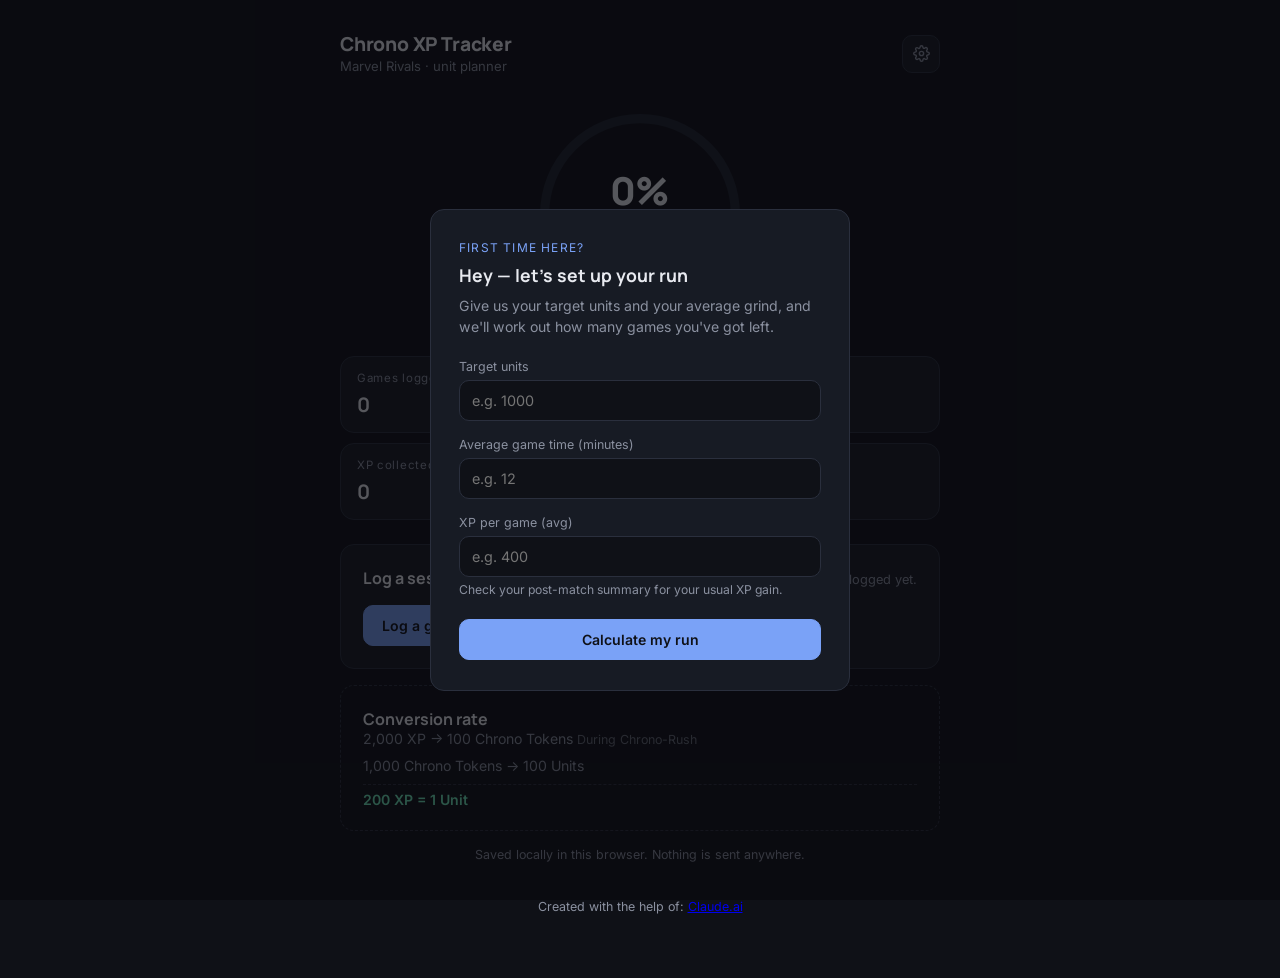
<file: index.html>
<!DOCTYPE html>
<html lang="en">
<head>
<meta charset="UTF-8">
<meta name="viewport" content="width=device-width, initial-scale=1.0">
<title>Chrono XP Tracker</title>
<link rel="preconnect" href="https://fonts.googleapis.com">
<link rel="preconnect" href="https://fonts.gstatic.com" crossorigin>
<link href="https://fonts.googleapis.com/css2?family=Manrope:wght@400;500;600;700;800&family=Inter:wght@400;500;600&display=swap" rel="stylesheet">
<link rel="stylesheet" href="style.css">
<link rel="icon" href="https://raw.githubusercontent.com/Rensoraa/marvel/refs/heads/main/favicon.ico" type="image/x-icon">
</head>
<body>

<div class="page">

  <header class="site-header">
    <div class="brand">
      <span class="brand-title">Chrono XP Tracker</span>
      <span class="brand-sub">Marvel Rivals &middot; unit planner</span>
    </div>
    <button class="icon-btn" id="settingsBtn" aria-label="Edit your numbers" title="Edit your numbers">
      <svg viewBox="0 0 24 24" fill="none" stroke="currentColor" stroke-width="2" stroke-linecap="round" stroke-linejoin="round">
        <circle cx="12" cy="12" r="3"></circle>
        <path d="M19.4 15a1.65 1.65 0 0 0 .33 1.82l.06.06a2 2 0 1 1-2.83 2.83l-.06-.06a1.65 1.65 0 0 0-1.82-.33 1.65 1.65 0 0 0-1 1.51V21a2 2 0 1 1-4 0v-.09A1.65 1.65 0 0 0 9 19.4a1.65 1.65 0 0 0-1.82.33l-.06.06a2 2 0 1 1-2.83-2.83l.06-.06A1.65 1.65 0 0 0 4.6 15a1.65 1.65 0 0 0-1.51-1H3a2 2 0 1 1 0-4h.09A1.65 1.65 0 0 0 4.6 9a1.65 1.65 0 0 0-.33-1.82l-.06-.06A2 2 0 1 1 7.04 4.29l.06.06A1.65 1.65 0 0 0 9 4.6a1.65 1.65 0 0 0 1-1.51V3a2 2 0 1 1 4 0v.09a1.65 1.65 0 0 0 1 1.51 1.65 1.65 0 0 0 1.82-.33l.06-.06a2 2 0 1 1 2.83 2.83l-.06.06A1.65 1.65 0 0 0 19.4 9a1.65 1.65 0 0 0 1.51 1H21a2 2 0 1 1 0 4h-.09a1.65 1.65 0 0 0-1.51 1z"></path>
      </svg>
    </button>
  </header>

  <section class="hero">
    <div class="ring-wrap">
      <svg viewBox="0 0 240 240">
        <defs>
          <linearGradient id="ringGradient" x1="0%" y1="0%" x2="100%" y2="100%">
            <stop offset="0%" stop-color="#7aa2f7"/>
            <stop offset="100%" stop-color="#6ee7b7"/>
          </linearGradient>
        </defs>
        <circle class="ring-track" cx="120" cy="120" r="104"></circle>
        <circle class="ring-progress" id="ringProgress" cx="120" cy="120" r="104"></circle>
      </svg>
      <div class="ring-center">
        <span class="ring-pct" id="pctValue">0%</span>
        <span class="ring-label">to target</span>
        <span class="ring-units" id="unitsReadout">0 / 0 units</span>
      </div>
    </div>
  </section>

  <section class="stats-grid">
    <div class="stat">
      <span class="stat-label">Games logged</span>
      <span class="stat-value" id="statGamesLogged">0</span>
    </div>
    <div class="stat">
      <span class="stat-label">Games left</span>
      <span class="stat-value" id="statGamesToGo">0</span>
    </div>
    <div class="stat">
      <span class="stat-label">Time left</span>
      <span class="stat-value" id="statTimeRemaining">0</span>
    </div>
    <div class="stat">
      <span class="stat-label">XP collected</span>
      <span class="stat-value" id="statXp">0</span>
    </div>
    <div class="stat">
      <span class="stat-label">Chrono tokens</span>
      <span class="stat-value stat-value--accent" id="statTokens">0</span>
    </div>
    <div class="stat">
      <span class="stat-label">XP / game</span>
      <span class="stat-value" id="statXpPerGame">0</span>
    </div>
  </section>

  <section class="panel">
    <div class="panel-head">
      <h2>Log a session</h2>
      <p id="historyNote">No games logged yet.</p>
    </div>

    <div class="btn-row">
      <button class="btn btn-primary" id="logGameBtn">Log a game</button>
      <button class="btn btn-ghost" id="customToggle">Custom XP</button>
      <button class="btn btn-ghost" id="undoBtn" disabled>Undo last</button>
    </div>

    <div class="custom-row hidden" id="customRow">
      <input type="number" id="customXpInput" placeholder="XP earned this game" min="0">
      <button class="btn btn-primary" id="customSubmit">Add</button>
    </div>
  </section>

  <section class="panel panel--quiet">
    <h2>Conversion rate</h2>
    <p class="exchange-line">2,000 XP &rarr; 100 Chrono Tokens <span class="exchange-note">During Chrono-Rush</span></p>
    <p class="exchange-line">1,000 Chrono Tokens &rarr; 100 Units</p>
    <p class="exchange-line exchange-line--total">200 XP = 1 Unit</p>
  </section>

  <footer class="site-footer">
    Saved locally in this browser. Nothing is sent anywhere.<div style="height: 3em;"></div>Created with the help of: <a href="https://claude.ai/new" target="_blank" rel="noopener">Claude.ai</a>
  </footer>

</div>

<!-- Setup / settings modal -->
<div class="modal-overlay hidden" id="modalOverlay">
  <div class="modal">
    <p class="modal-tag" id="modalTag">First time here?</p>
    <h2 id="modalTitle">Hey - let's set up your run</h2>
    <p class="modal-lead" id="modalLead">
      Give us your target units and your average grind, and we'll work out how many games you've got left.
    </p>

    <form id="setupForm">
      <div class="field">
        <label for="targetUnits">Target units</label>
        <input type="number" id="targetUnits" min="1" step="1" placeholder="e.g. 1000" required>
        <p class="error-msg" id="errUnits">Enter a number greater than 0.</p>
      </div>
      <div class="field">
        <label for="avgGameTime">Average game time (minutes)</label>
        <input type="number" id="avgGameTime" min="1" step="0.5" placeholder="e.g. 12" required>
        <p class="error-msg" id="errTime">Enter a number greater than 0.</p>
      </div>
      <div class="field">
        <label for="xpPerGame">XP per game (avg)</label>
        <input type="number" id="xpPerGame" min="1" step="1" placeholder="e.g. 400" required>
        <p class="field-hint">Check your post-match summary for your usual XP gain.</p>
        <p class="error-msg" id="errXp">Enter a number greater than 0.</p>
      </div>

      <div class="modal-actions">
        <button type="button" class="btn btn-ghost hidden" id="cancelSetup">Cancel</button>
        <button type="submit" class="btn btn-primary" id="submitSetup">Calculate my run</button>
      </div>
    </form>
  </div>
</div>

<script src="script.js"></script>
</body>
</html>
</file>
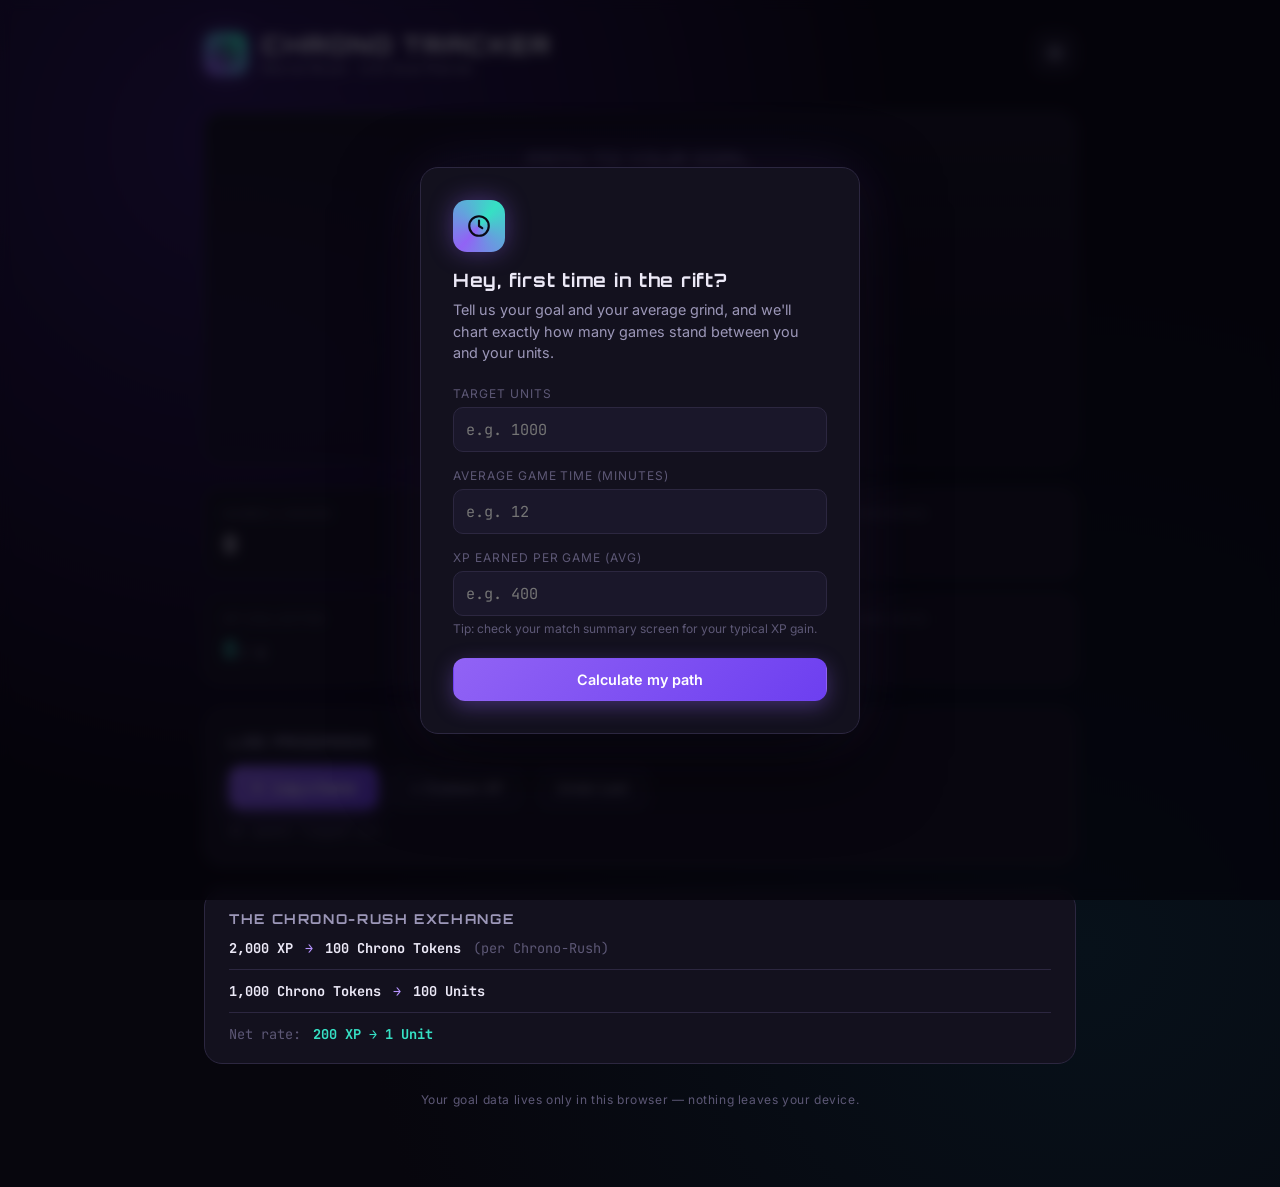
<file: chrono-tracker.html>
<!DOCTYPE html>
<html lang="en">
<head>
<meta charset="UTF-8">
<meta name="viewport" content="width=device-width, initial-scale=1.0">
<title>Chrono Tracker</title>
<link rel="preconnect" href="https://fonts.googleapis.com">
<link rel="preconnect" href="https://fonts.gstatic.com" crossorigin>
<link href="https://fonts.googleapis.com/css2?family=Orbitron:wght@500;700;800;900&family=Inter:wght@400;500;600;700&family=JetBrains+Mono:wght@400;500;600&display=swap" rel="stylesheet">
<style>
  :root{
    --bg: #07060d;
    --bg-glow-a: #2a1458;
    --bg-glow-b: #07111a;
    --surface: #13111e;
    --surface-2: #1a172a;
    --border: #2c2740;
    --purple: #9163f5;
    --purple-bright: #b794ff;
    --teal: #36e0c4;
    --gold: #ffc55c;
    --text: #ece9f7;
    --text-dim: #9c97b8;
    --text-mute: #5d5876;
    --radius: 18px;
  }

  *{ box-sizing: border-box; }

  html, body{
    margin:0;
    padding:0;
    min-height:100vh;
  }

  body{
    font-family:'Inter', sans-serif;
    color: var(--text);
    background:
      radial-gradient(circle at 18% 12%, var(--bg-glow-a) 0%, transparent 45%),
      radial-gradient(circle at 85% 80%, var(--bg-glow-b) 0%, transparent 50%),
      var(--bg);
    min-height: 100vh;
    -webkit-font-smoothing: antialiased;
    overflow-x: hidden;
  }

  /* faint star field */
  body::before{
    content:'';
    position: fixed;
    inset: 0;
    pointer-events: none;
    background-image:
      radial-gradient(1px 1px at 20% 30%, rgba(255,255,255,0.35) 0, transparent 60%),
      radial-gradient(1px 1px at 70% 65%, rgba(255,255,255,0.25) 0, transparent 60%),
      radial-gradient(1.5px 1.5px at 85% 20%, rgba(255,255,255,0.2) 0, transparent 60%),
      radial-gradient(1px 1px at 45% 80%, rgba(255,255,255,0.3) 0, transparent 60%),
      radial-gradient(1px 1px at 10% 90%, rgba(255,255,255,0.2) 0, transparent 60%);
    background-size: 100% 100%;
    opacity: 0.6;
    z-index: 0;
  }

  .page{
    position: relative;
    z-index: 1;
    max-width: 920px;
    margin: 0 auto;
    padding: 32px 24px 80px;
  }

  /* ---------- HEADER ---------- */
  header.top{
    display:flex;
    align-items:flex-start;
    justify-content: space-between;
    gap: 16px;
    margin-bottom: 36px;
    animation: fadeDown 0.7s ease both;
  }

  .brand{
    display:flex;
    align-items:center;
    gap: 14px;
  }

  .brand-mark{
    width: 44px;
    height: 44px;
    border-radius: 12px;
    background: conic-gradient(from 220deg, var(--purple), var(--teal), var(--purple));
    display:flex;
    align-items:center;
    justify-content:center;
    box-shadow: 0 0 24px rgba(145, 99, 245, 0.45);
    flex-shrink: 0;
  }
  .brand-mark svg{ width:24px; height:24px; }

  .brand h1{
    font-family:'Orbitron', sans-serif;
    font-weight: 800;
    font-size: 1.5rem;
    letter-spacing: 0.08em;
    margin: 0;
    line-height: 1.1;
  }
  .brand p{
    margin: 2px 0 0;
    font-size: 0.8rem;
    color: var(--text-dim);
    letter-spacing: 0.03em;
  }

  .icon-btn{
    width: 42px;
    height: 42px;
    border-radius: 12px;
    border: 1px solid var(--border);
    background: var(--surface);
    color: var(--text-dim);
    display:flex;
    align-items:center;
    justify-content:center;
    cursor:pointer;
    transition: all 0.18s ease;
    flex-shrink:0;
  }
  .icon-btn:hover{
    color: var(--purple-bright);
    border-color: var(--purple);
    box-shadow: 0 0 0 4px rgba(145,99,245,0.08);
  }
  .icon-btn svg{ width:18px; height:18px; }

  /* ---------- HERO / RING ---------- */
  .hero{
    background: linear-gradient(180deg, var(--surface) 0%, rgba(19,17,30,0.4) 100%);
    border: 1px solid var(--border);
    border-radius: var(--radius);
    padding: 36px 28px;
    display:flex;
    flex-direction: column;
    align-items:center;
    gap: 18px;
    text-align:center;
    margin-bottom: 24px;
    animation: fadeUp 0.7s ease both;
    animation-delay: 0.05s;
  }

  .ring-wrap{
    position: relative;
    width: 240px;
    height: 240px;
  }

  .ring-wrap svg{ width:100%; height:100%; transform: rotate(-90deg); }

  .ring-track{
    fill:none;
    stroke: var(--surface-2);
    stroke-width: 10;
  }
  .ring-progress{
    fill:none;
    stroke: url(#ringGradient);
    stroke-width: 10;
    stroke-linecap: round;
    transition: stroke-dashoffset 0.8s cubic-bezier(.22,1,.36,1);
    filter: drop-shadow(0 0 8px rgba(145,99,245,0.5));
  }
  .tick{
    stroke: var(--text-mute);
    stroke-width: 1;
    opacity: 0.5;
  }
  .tick.major{ stroke: var(--text-dim); opacity: 0.8; }

  .ring-center{
    position:absolute;
    inset:0;
    display:flex;
    flex-direction:column;
    align-items:center;
    justify-content:center;
  }
  .ring-center .pct{
    font-family:'Orbitron', sans-serif;
    font-weight: 800;
    font-size: 2.6rem;
    line-height: 1;
    background: linear-gradient(135deg, var(--purple-bright), var(--teal));
    -webkit-background-clip: text;
    background-clip: text;
    color: transparent;
  }
  .ring-center .pct-label{
    margin-top: 6px;
    font-size: 0.7rem;
    letter-spacing: 0.18em;
    color: var(--text-dim);
    text-transform: uppercase;
  }
  .ring-center .units-readout{
    margin-top: 14px;
    font-family:'JetBrains Mono', monospace;
    font-size: 0.85rem;
    color: var(--text);
  }
  .ring-center .units-readout span{ color: var(--text-mute); }

  .hero-title{
    font-family:'Orbitron', sans-serif;
    font-size: 1rem;
    letter-spacing: 0.12em;
    color: var(--text-dim);
    text-transform: uppercase;
    margin: 0;
  }

  /* ---------- STATS GRID ---------- */
  .grid{
    display:grid;
    grid-template-columns: repeat(3, 1fr);
    gap: 14px;
    margin-bottom: 24px;
  }
  @media (max-width: 720px){
    .grid{ grid-template-columns: repeat(2, 1fr); }
  }
  @media (max-width: 460px){
    .grid{ grid-template-columns: 1fr; }
  }

  .stat{
    background: var(--surface);
    border: 1px solid var(--border);
    border-radius: 14px;
    padding: 18px;
    animation: fadeUp 0.6s ease both;
  }
  .stat:nth-child(1){ animation-delay: 0.08s; }
  .stat:nth-child(2){ animation-delay: 0.12s; }
  .stat:nth-child(3){ animation-delay: 0.16s; }
  .stat:nth-child(4){ animation-delay: 0.20s; }
  .stat:nth-child(5){ animation-delay: 0.24s; }
  .stat:nth-child(6){ animation-delay: 0.28s; }

  .stat .label{
    font-size: 0.72rem;
    letter-spacing: 0.12em;
    text-transform: uppercase;
    color: var(--text-mute);
    margin-bottom: 8px;
  }
  .stat .value{
    font-family:'JetBrains Mono', monospace;
    font-size: 1.5rem;
    font-weight: 600;
    color: var(--text);
  }
  .stat .value .unit{
    font-size: 0.85rem;
    color: var(--text-dim);
    font-weight: 400;
    margin-left: 4px;
  }
  .stat.accent .value{ color: var(--teal); }
  .stat.gold .value{ color: var(--gold); }

  /* ---------- LOG PANEL ---------- */
  .panel{
    background: var(--surface);
    border: 1px solid var(--border);
    border-radius: var(--radius);
    padding: 24px;
    margin-bottom: 24px;
    animation: fadeUp 0.6s ease both;
    animation-delay: 0.3s;
  }
  .panel h2{
    font-family:'Orbitron', sans-serif;
    font-size: 0.85rem;
    letter-spacing: 0.12em;
    text-transform: uppercase;
    color: var(--text-dim);
    margin: 0 0 16px;
  }
  .actions{
    display:flex;
    flex-wrap: wrap;
    gap: 12px;
  }

  .btn{
    font-family: 'Inter', sans-serif;
    font-weight: 600;
    font-size: 0.9rem;
    border-radius: 12px;
    border: 1px solid transparent;
    padding: 12px 20px;
    cursor: pointer;
    transition: all 0.18s ease;
    display:inline-flex;
    align-items:center;
    gap: 8px;
  }
  .btn-primary{
    background: linear-gradient(135deg, var(--purple), #6d3ff0);
    color: #fff;
    box-shadow: 0 6px 20px rgba(145,99,245,0.35);
  }
  .btn-primary:hover{ transform: translateY(-1px); box-shadow: 0 8px 24px rgba(145,99,245,0.5); }
  .btn-ghost{
    background: var(--surface-2);
    color: var(--text-dim);
    border-color: var(--border);
  }
  .btn-ghost:hover{ color: var(--text); border-color: var(--purple); }
  .btn-text{
    background: transparent;
    color: var(--text-mute);
    padding: 12px 4px;
  }
  .btn-text:hover{ color: var(--purple-bright); }
  .btn:disabled{ opacity:0.4; cursor:not-allowed; transform:none !important; box-shadow:none !important; }

  .custom-row{
    display:flex;
    gap: 10px;
    margin-top: 14px;
    max-width: 360px;
  }
  .custom-row input{
    flex: 1;
  }
  .hidden{ display:none !important; }

  .history-note{
    margin-top: 14px;
    font-size: 0.8rem;
    color: var(--text-mute);
    font-family:'JetBrains Mono', monospace;
  }

  /* ---------- EXCHANGE INFO ---------- */
  .exchange{
    background: var(--surface);
    border: 1px solid var(--border);
    border-radius: var(--radius);
    padding: 20px 24px;
    animation: fadeUp 0.6s ease both;
    animation-delay: 0.36s;
  }
  .exchange h2{
    font-family:'Orbitron', sans-serif;
    font-size: 0.85rem;
    letter-spacing: 0.12em;
    text-transform: uppercase;
    color: var(--text-dim);
    margin: 0 0 12px;
  }
  .exchange-row{
    display:flex;
    align-items:center;
    gap: 12px;
    font-family:'JetBrains Mono', monospace;
    font-size: 0.85rem;
    color: var(--text-dim);
    flex-wrap: wrap;
  }
  .exchange-row b{ color: var(--text); }
  .exchange-row .arrow{ color: var(--purple-bright); }
  .exchange-divider{
    width: 100%;
    height: 1px;
    background: var(--border);
    margin: 12px 0;
  }

  /* ---------- MODAL ---------- */
  .modal-overlay{
    position: fixed;
    inset: 0;
    background: rgba(5,4,10,0.72);
    backdrop-filter: blur(6px);
    display:flex;
    align-items:center;
    justify-content:center;
    z-index: 50;
    padding: 20px;
    animation: fadeIn 0.25s ease both;
  }
  .modal{
    background: var(--surface);
    border: 1px solid var(--border);
    border-radius: var(--radius);
    padding: 32px;
    max-width: 440px;
    width: 100%;
    box-shadow: 0 30px 80px rgba(0,0,0,0.6), 0 0 60px rgba(145,99,245,0.12);
    animation: popIn 0.35s cubic-bezier(.22,1,.36,1) both;
  }
  .modal-icon{
    width: 52px;
    height: 52px;
    border-radius: 14px;
    background: conic-gradient(from 220deg, var(--purple), var(--teal), var(--purple));
    display:flex;
    align-items:center;
    justify-content:center;
    margin-bottom: 16px;
    box-shadow: 0 0 24px rgba(145, 99, 245, 0.4);
  }
  .modal-icon svg{ width:26px; height:26px; }
  .modal h2{
    font-family:'Orbitron', sans-serif;
    font-size: 1.15rem;
    letter-spacing: 0.04em;
    margin: 0 0 8px;
  }
  .modal p.lead{
    color: var(--text-dim);
    font-size: 0.9rem;
    line-height: 1.5;
    margin: 0 0 22px;
  }

  .field{ margin-bottom: 16px; }
  .field label{
    display:block;
    font-size: 0.75rem;
    letter-spacing: 0.08em;
    text-transform: uppercase;
    color: var(--text-mute);
    margin-bottom: 6px;
  }
  .field .hint{
    font-size: 0.75rem;
    color: var(--text-mute);
    margin-top: 5px;
  }

  input[type="number"]{
    width: 100%;
    background: var(--surface-2);
    border: 1px solid var(--border);
    border-radius: 10px;
    padding: 11px 12px;
    color: var(--text);
    font-family: 'JetBrains Mono', monospace;
    font-size: 0.95rem;
    outline: none;
    transition: border-color 0.15s ease, box-shadow 0.15s ease;
  }
  input[type="number"]:focus{
    border-color: var(--purple);
    box-shadow: 0 0 0 3px rgba(145,99,245,0.15);
  }
  input::-webkit-outer-spin-button,
  input::-webkit-inner-spin-button{ -webkit-appearance:none; margin:0; }

  .modal-actions{
    display:flex;
    gap: 10px;
    margin-top: 22px;
  }
  .modal-actions .btn{ flex:1; justify-content:center; }

  .error-msg{
    color: #ff8a8a;
    font-size: 0.78rem;
    margin-top: 4px;
    display:none;
  }

  /* ---------- ANIMATIONS ---------- */
  @keyframes fadeIn{ from{opacity:0;} to{opacity:1;} }
  @keyframes fadeDown{ from{opacity:0; transform:translateY(-12px);} to{opacity:1; transform:translateY(0);} }
  @keyframes fadeUp{ from{opacity:0; transform:translateY(14px);} to{opacity:1; transform:translateY(0);} }
  @keyframes popIn{ from{opacity:0; transform: scale(0.94) translateY(8px);} to{opacity:1; transform:scale(1) translateY(0);} }

  @media (prefers-reduced-motion: reduce){
    *{ animation: none !important; transition: none !important; }
  }

  footer{
    text-align:center;
    color: var(--text-mute);
    font-size: 0.75rem;
    margin-top: 28px;
    letter-spacing: 0.05em;
  }
</style>
</head>
<body>

<div class="page">
  <header class="top">
    <div class="brand">
      <div class="brand-mark">
        <svg viewBox="0 0 24 24" fill="none" xmlns="http://www.w3.org/2000/svg">
          <circle cx="12" cy="12" r="9" stroke="#0a0a16" stroke-width="2"/>
          <path d="M12 7v5l3 2" stroke="#0a0a16" stroke-width="2" stroke-linecap="round" stroke-linejoin="round"/>
        </svg>
      </div>
      <div>
        <h1>CHRONO TRACKER</h1>
        <p>Marvel Rivals &middot; Unit Goal Planner</p>
      </div>
    </div>
    <button class="icon-btn" id="settingsBtn" title="Edit goal settings" aria-label="Edit settings">
      <svg viewBox="0 0 24 24" fill="none" stroke="currentColor" stroke-width="2" stroke-linecap="round" stroke-linejoin="round">
        <circle cx="12" cy="12" r="3"></circle>
        <path d="M19.4 15a1.65 1.65 0 0 0 .33 1.82l.06.06a2 2 0 1 1-2.83 2.83l-.06-.06a1.65 1.65 0 0 0-1.82-.33 1.65 1.65 0 0 0-1 1.51V21a2 2 0 1 1-4 0v-.09A1.65 1.65 0 0 0 9 19.4a1.65 1.65 0 0 0-1.82.33l-.06.06a2 2 0 1 1-2.83-2.83l.06-.06A1.65 1.65 0 0 0 4.6 15a1.65 1.65 0 0 0-1.51-1H3a2 2 0 1 1 0-4h.09A1.65 1.65 0 0 0 4.6 9a1.65 1.65 0 0 0-.33-1.82l-.06-.06A2 2 0 1 1 7.04 4.29l.06.06A1.65 1.65 0 0 0 9 4.6a1.65 1.65 0 0 0 1-1.51V3a2 2 0 1 1 4 0v.09a1.65 1.65 0 0 0 1 1.51 1.65 1.65 0 0 0 1.82-.33l.06-.06a2 2 0 1 1 2.83 2.83l-.06.06A1.65 1.65 0 0 0 19.4 9a1.65 1.65 0 0 0 1.51 1H21a2 2 0 1 1 0 4h-.09a1.65 1.65 0 0 0-1.51 1z"></path>
      </svg>
    </button>
  </header>

  <section class="hero">
    <p class="hero-title">Path to your goal</p>
    <div class="ring-wrap">
      <svg viewBox="0 0 240 240">
        <defs>
          <linearGradient id="ringGradient" x1="0%" y1="0%" x2="100%" y2="100%">
            <stop offset="0%" stop-color="#9163f5"/>
            <stop offset="100%" stop-color="#36e0c4"/>
          </linearGradient>
        </defs>
        <g id="ticks"></g>
        <circle class="ring-track" cx="120" cy="120" r="100"></circle>
        <circle class="ring-progress" id="ringProgress" cx="120" cy="120" r="100"></circle>
      </svg>
      <div class="ring-center">
        <div class="pct" id="pctValue">0%</div>
        <div class="pct-label">to target</div>
        <div class="units-readout" id="unitsReadout">0 <span>/</span> 0 units</div>
      </div>
    </div>
  </section>

  <section class="grid">
    <div class="stat">
      <div class="label">Games Logged</div>
      <div class="value" id="statGamesLogged">0</div>
    </div>
    <div class="stat">
      <div class="label">Games To Go</div>
      <div class="value" id="statGamesToGo">0</div>
    </div>
    <div class="stat">
      <div class="label">Time Remaining</div>
      <div class="value" id="statTimeRemaining">0<span class="unit">hrs</span></div>
    </div>
    <div class="stat accent">
      <div class="label">XP Collected</div>
      <div class="value" id="statXp">0<span class="unit">/ 0</span></div>
    </div>
    <div class="stat gold">
      <div class="label">Chrono Tokens Earned</div>
      <div class="value" id="statTokens">0</div>
    </div>
    <div class="stat">
      <div class="label">XP / Game (avg)</div>
      <div class="value" id="statXpPerGame">0</div>
    </div>
  </section>

  <section class="panel">
    <h2>Log progress</h2>
    <div class="actions">
      <button class="btn btn-primary" id="logGameBtn">
        <svg width="16" height="16" viewBox="0 0 24 24" fill="none" stroke="currentColor" stroke-width="2.5" stroke-linecap="round" stroke-linejoin="round"><line x1="12" y1="5" x2="12" y2="19"></line><line x1="5" y1="12" x2="19" y2="12"></line></svg>
        Log a Game
      </button>
      <button class="btn btn-ghost" id="customToggle">+ Custom XP</button>
      <button class="btn btn-ghost" id="undoBtn">Undo Last</button>
    </div>
    <div class="custom-row hidden" id="customRow">
      <input type="number" id="customXpInput" placeholder="XP earned this game" min="0">
      <button class="btn btn-primary" id="customSubmit">Add</button>
    </div>
    <div class="history-note" id="historyNote">No games logged yet.</div>
  </section>

  <section class="exchange">
    <h2>The Chrono-Rush Exchange</h2>
    <div class="exchange-row">
      <b>2,000 XP</b> <span class="arrow">&rarr;</span> <b>100 Chrono Tokens</b> <span style="color:var(--text-mute)">(per Chrono-Rush)</span>
    </div>
    <div class="exchange-divider"></div>
    <div class="exchange-row">
      <b>1,000 Chrono Tokens</b> <span class="arrow">&rarr;</span> <b>100 Units</b>
    </div>
    <div class="exchange-divider"></div>
    <div class="exchange-row">
      <span style="color:var(--text-mute)">Net rate:</span> <b style="color:var(--teal)">200 XP &rarr; 1 Unit</b>
    </div>
  </section>

  <footer>Your goal data lives only in this browser &mdash; nothing leaves your device.</footer>
</div>

<!-- Setup Modal -->
<div class="modal-overlay" id="modalOverlay">
  <div class="modal">
    <div class="modal-icon">
      <svg viewBox="0 0 24 24" fill="none" xmlns="http://www.w3.org/2000/svg">
        <circle cx="12" cy="12" r="9" stroke="#0a0a16" stroke-width="2"/>
        <path d="M12 7v5l3 2" stroke="#0a0a16" stroke-width="2" stroke-linecap="round" stroke-linejoin="round"/>
      </svg>
    </div>
    <h2 id="modalTitle">Hey, first time in the rift?</h2>
    <p class="lead" id="modalLead">Tell us your goal and your average grind, and we'll chart exactly how many games stand between you and your units.</p>

    <form id="setupForm">
      <div class="field">
        <label for="targetUnits">Target units</label>
        <input type="number" id="targetUnits" min="1" step="1" placeholder="e.g. 1000" required>
        <div class="error-msg" id="errUnits">Enter a number greater than 0.</div>
      </div>
      <div class="field">
        <label for="avgGameTime">Average game time (minutes)</label>
        <input type="number" id="avgGameTime" min="1" step="0.5" placeholder="e.g. 12" required>
        <div class="error-msg" id="errTime">Enter a number greater than 0.</div>
      </div>
      <div class="field">
        <label for="xpPerGame">XP earned per game (avg)</label>
        <input type="number" id="xpPerGame" min="1" step="1" placeholder="e.g. 400" required>
        <div class="hint">Tip: check your match summary screen for your typical XP gain.</div>
        <div class="error-msg" id="errXp">Enter a number greater than 0.</div>
      </div>

      <div class="modal-actions">
        <button type="button" class="btn btn-ghost hidden" id="cancelSetup">Cancel</button>
        <button type="submit" class="btn btn-primary" id="submitSetup">Calculate my path</button>
      </div>
    </form>
  </div>
</div>

<script>
  const STORAGE_KEY = 'chronoTracker_data';
  const XP_PER_UNIT = 200; // derived: 2000 XP -> 100 tokens, 1000 tokens -> 100 units => 200 XP per unit

  const els = {
    overlay: document.getElementById('modalOverlay'),
    form: document.getElementById('setupForm'),
    targetUnits: document.getElementById('targetUnits'),
    avgGameTime: document.getElementById('avgGameTime'),
    xpPerGame: document.getElementById('xpPerGame'),
    errUnits: document.getElementById('errUnits'),
    errTime: document.getElementById('errTime'),
    errXp: document.getElementById('errXp'),
    cancelSetup: document.getElementById('cancelSetup'),
    modalTitle: document.getElementById('modalTitle'),
    modalLead: document.getElementById('modalLead'),
    submitSetup: document.getElementById('submitSetup'),

    settingsBtn: document.getElementById('settingsBtn'),
    logGameBtn: document.getElementById('logGameBtn'),
    customToggle: document.getElementById('customToggle'),
    customRow: document.getElementById('customRow'),
    customXpInput: document.getElementById('customXpInput'),
    customSubmit: document.getElementById('customSubmit'),
    undoBtn: document.getElementById('undoBtn'),
    historyNote: document.getElementById('historyNote'),

    ringProgress: document.getElementById('ringProgress'),
    pctValue: document.getElementById('pctValue'),
    unitsReadout: document.getElementById('unitsReadout'),
    ticks: document.getElementById('ticks'),

    statGamesLogged: document.getElementById('statGamesLogged'),
    statGamesToGo: document.getElementById('statGamesToGo'),
    statTimeRemaining: document.getElementById('statTimeRemaining'),
    statXp: document.getElementById('statXp'),
    statTokens: document.getElementById('statTokens'),
    statXpPerGame: document.getElementById('statXpPerGame'),
  };

  const RING_RADIUS = 100;
  const RING_CIRC = 2 * Math.PI * RING_RADIUS;
  els.ringProgress.style.strokeDasharray = RING_CIRC;
  els.ringProgress.style.strokeDashoffset = RING_CIRC;

  // build clock-style tick marks
  (function buildTicks(){
    const cx = 120, cy = 120;
    for(let i=0;i<60;i++){
      const angle = (i / 60) * 2 * Math.PI;
      const major = i % 5 === 0;
      const outer = 112;
      const inner = major ? 106 : 109;
      const x1 = cx + outer * Math.cos(angle);
      const y1 = cy + outer * Math.sin(angle);
      const x2 = cx + inner * Math.cos(angle);
      const y2 = cy + inner * Math.sin(angle);
      const line = document.createElementNS('http://www.w3.org/2000/svg','line');
      line.setAttribute('x1', x1.toFixed(2));
      line.setAttribute('y1', y1.toFixed(2));
      line.setAttribute('x2', x2.toFixed(2));
      line.setAttribute('y2', y2.toFixed(2));
      line.setAttribute('class', 'tick' + (major ? ' major' : ''));
      els.ticks.appendChild(line);
    }
  })();

  function loadData(){
    try{
      const raw = localStorage.getItem(STORAGE_KEY);
      return raw ? JSON.parse(raw) : null;
    }catch(e){ return null; }
  }
  function saveData(data){
    localStorage.setItem(STORAGE_KEY, JSON.stringify(data));
  }

  let data = loadData();

  function fmt(n){
    return Math.round(n).toLocaleString('en-US');
  }
  function fmt1(n){
    return (Math.round(n*10)/10).toLocaleString('en-US');
  }

  function render(){
    if(!data) return;
    const { targetUnits, avgGameTime, xpPerGame, history } = data;
    const totalXpNeeded = targetUnits * XP_PER_UNIT;
    const currentXp = history.reduce((a,b)=>a+b, 0);
    const xpRemaining = Math.max(0, totalXpNeeded - currentXp);
    const gamesNeeded = Math.ceil(totalXpNeeded / xpPerGame);
    const gamesPlayed = history.length;
    const gamesToGo = Math.max(0, gamesNeeded - gamesPlayed);
    const timeRemainingMin = gamesToGo * avgGameTime;
    const unitsEarned = currentXp / XP_PER_UNIT;
    const tokensEarned = Math.floor(currentXp / 20);

    const pct = totalXpNeeded > 0 ? Math.min(1, currentXp / totalXpNeeded) : 0;
    const offset = RING_CIRC * (1 - pct);
    els.ringProgress.style.strokeDashoffset = offset;
    els.pctValue.textContent = Math.round(pct * 100) + '%';
    els.unitsReadout.innerHTML = fmt1(unitsEarned) + ' <span>/</span> ' + fmt(targetUnits) + ' units';

    els.statGamesLogged.textContent = fmt(gamesPlayed);
    els.statGamesToGo.textContent = fmt(gamesToGo);

    const hrs = timeRemainingMin / 60;
    if(hrs >= 1){
      els.statTimeRemaining.innerHTML = fmt1(hrs) + '<span class="unit">hrs</span>';
    } else {
      els.statTimeRemaining.innerHTML = fmt(timeRemainingMin) + '<span class="unit">min</span>';
    }

    els.statXp.innerHTML = fmt(currentXp) + '<span class="unit">/ ' + fmt(totalXpNeeded) + '</span>';
    els.statTokens.textContent = fmt(tokensEarned);
    els.statXpPerGame.textContent = fmt(xpPerGame);

    if(gamesPlayed === 0){
      els.historyNote.textContent = 'No games logged yet.';
    } else {
      const last = history[history.length - 1];
      els.historyNote.textContent = gamesPlayed + ' game' + (gamesPlayed===1?'':'s') + ' logged \u2014 last entry: +' + fmt(last) + ' XP';
    }

    els.undoBtn.disabled = gamesPlayed === 0;

    if(pct >= 1){
      els.pctValue.style.color = '';
    }
  }

  function openModal({isFirstRun}){
    if(isFirstRun){
      els.modalTitle.textContent = "Hey, first time in the rift?";
      els.modalLead.textContent = "Tell us your goal and your average grind, and we'll chart exactly how many games stand between you and your units.";
      els.cancelSetup.classList.add('hidden');
      els.submitSetup.textContent = 'Calculate my path';
    } else {
      els.modalTitle.textContent = "Update your goal";
      els.modalLead.textContent = "Adjust your target or your averages \u2014 your logged progress stays put.";
      els.cancelSetup.classList.remove('hidden');
      els.submitSetup.textContent = 'Save changes';
      if(data){
        els.targetUnits.value = data.targetUnits;
        els.avgGameTime.value = data.avgGameTime;
        els.xpPerGame.value = data.xpPerGame;
      }
    }
    els.overlay.classList.remove('hidden');
    els.overlay.style.display = 'flex';
  }
  function closeModal(){
    els.overlay.style.display = 'none';
  }

  function validateField(input, errEl){
    const val = parseFloat(input.value);
    const ok = !isNaN(val) && val > 0;
    errEl.style.display = ok ? 'none' : 'block';
    return ok;
  }

  els.form.addEventListener('submit', function(e){
    e.preventDefault();
    const okUnits = validateField(els.targetUnits, els.errUnits);
    const okTime = validateField(els.avgGameTime, els.errTime);
    const okXp = validateField(els.xpPerGame, els.errXp);
    if(!okUnits || !okTime || !okXp) return;

    const targetUnits = parseFloat(els.targetUnits.value);
    const avgGameTime = parseFloat(els.avgGameTime.value);
    const xpPerGame = parseFloat(els.xpPerGame.value);

    if(!data){
      data = { targetUnits, avgGameTime, xpPerGame, history: [] };
    } else {
      data.targetUnits = targetUnits;
      data.avgGameTime = avgGameTime;
      data.xpPerGame = xpPerGame;
    }
    saveData(data);
    closeModal();
    render();
  });

  els.cancelSetup.addEventListener('click', closeModal);
  els.settingsBtn.addEventListener('click', function(){
    openModal({isFirstRun: !data});
  });

  els.logGameBtn.addEventListener('click', function(){
    if(!data) return;
    data.history.push(data.xpPerGame);
    saveData(data);
    render();
  });

  els.customToggle.addEventListener('click', function(){
    els.customRow.classList.toggle('hidden');
    if(!els.customRow.classList.contains('hidden')){
      els.customXpInput.focus();
    }
  });

  els.customSubmit.addEventListener('click', function(){
    if(!data) return;
    const val = parseFloat(els.customXpInput.value);
    if(isNaN(val) || val < 0) return;
    data.history.push(val);
    saveData(data);
    els.customXpInput.value = '';
    els.customRow.classList.add('hidden');
    render();
  });

  els.customXpInput.addEventListener('keydown', function(e){
    if(e.key === 'Enter') els.customSubmit.click();
  });

  els.undoBtn.addEventListener('click', function(){
    if(!data || data.history.length === 0) return;
    data.history.pop();
    saveData(data);
    render();
  });

  // init
  if(!data){
    openModal({isFirstRun: true});
  } else {
    render();
  }
</script>

</body>
</html>
</file>
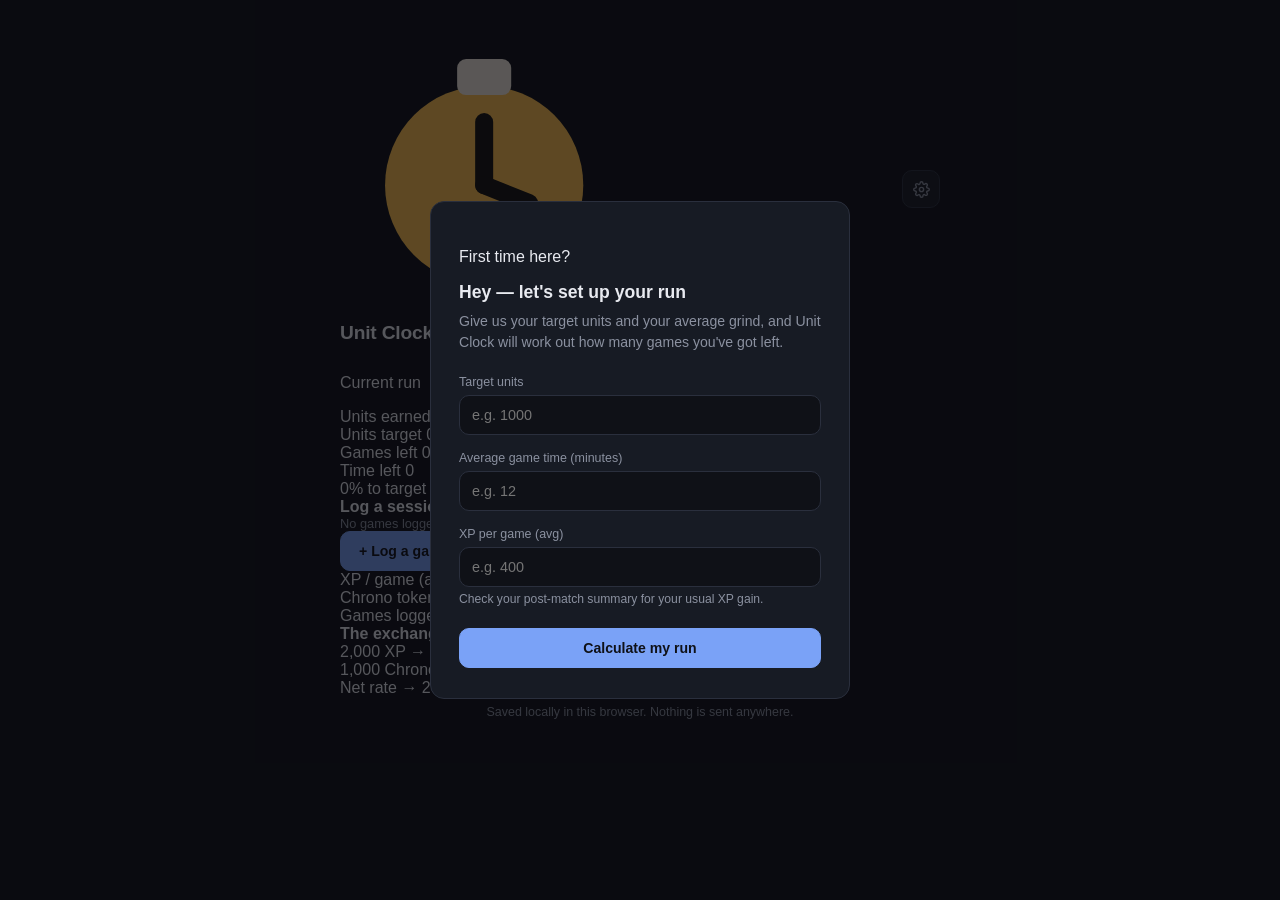
<file: old_index.html>
<!DOCTYPE html>
<html lang="en">
<head>
<meta charset="UTF-8">
<meta name="viewport" content="width=device-width, initial-scale=1.0">
<title>Unit Clock — Marvel Rivals Tracker</title>
<link rel="preconnect" href="https://fonts.googleapis.com">
<link rel="preconnect" href="https://fonts.gstatic.com" crossorigin>
<link href="https://fonts.googleapis.com/css2?family=Space+Mono:wght@400;700&family=Work+Sans:wght@400;500;600;700&display=swap" rel="stylesheet">
<link rel="stylesheet" href="style.css">
</head>
<body>

<div class="page">

  <header class="site-header">
    <div class="brand">
      <svg class="brand-mark" viewBox="0 0 32 32" fill="none" xmlns="http://www.w3.org/2000/svg">
        <circle cx="16" cy="17" r="11" fill="#FFC14D"/>
        <rect x="13" y="3" width="6" height="4" rx="1" fill="#F4ECE0"/>
        <line x1="16" y1="17" x2="16" y2="10" stroke="#15130F" stroke-width="2" stroke-linecap="round"/>
        <line x1="16" y1="17" x2="21" y2="19" stroke="#15130F" stroke-width="2" stroke-linecap="round"/>
      </svg>
      <div class="brand-text">
        <span class="brand-title">Unit Clock</span>
        <span class="brand-sub">Marvel Rivals &middot; unit grind planner</span>
      </div>
    </div>
    <button class="icon-btn" id="settingsBtn" aria-label="Edit your numbers" title="Edit your numbers">
      <svg viewBox="0 0 24 24" fill="none" stroke="currentColor" stroke-width="2" stroke-linecap="round" stroke-linejoin="round">
        <circle cx="12" cy="12" r="3"></circle>
        <path d="M19.4 15a1.65 1.65 0 0 0 .33 1.82l.06.06a2 2 0 1 1-2.83 2.83l-.06-.06a1.65 1.65 0 0 0-1.82-.33 1.65 1.65 0 0 0-1 1.51V21a2 2 0 1 1-4 0v-.09A1.65 1.65 0 0 0 9 19.4a1.65 1.65 0 0 0-1.82.33l-.06.06a2 2 0 1 1-2.83-2.83l.06-.06A1.65 1.65 0 0 0 4.6 15a1.65 1.65 0 0 0-1.51-1H3a2 2 0 1 1 0-4h.09A1.65 1.65 0 0 0 4.6 9a1.65 1.65 0 0 0-.33-1.82l-.06-.06A2 2 0 1 1 7.04 4.29l.06.06A1.65 1.65 0 0 0 9 4.6a1.65 1.65 0 0 0 1-1.51V3a2 2 0 1 1 4 0v.09a1.65 1.65 0 0 0 1 1.51 1.65 1.65 0 0 0 1.82-.33l.06-.06a2 2 0 1 1 2.83 2.83l-.06.06A1.65 1.65 0 0 0 19.4 9a1.65 1.65 0 0 0 1.51 1H21a2 2 0 1 1 0 4h-.09a1.65 1.65 0 0 0-1.51 1z"></path>
      </svg>
    </button>
  </header>

  <section class="board-section">
    <p class="eyebrow">Current run</p>

    <div class="flap-grid">
      <div class="flap-tile">
        <span class="flap-label">Units earned</span>
        <span class="flap-value" id="flapUnitsEarned">0</span>
      </div>
      <div class="flap-tile flap-tile--coral">
        <span class="flap-label">Units target</span>
        <span class="flap-value" id="flapUnitsTarget">0</span>
      </div>
      <div class="flap-tile">
        <span class="flap-label">Games left</span>
        <span class="flap-value" id="flapGamesLeft">0</span>
      </div>
      <div class="flap-tile flap-tile--coral">
        <span class="flap-label">Time left</span>
        <span class="flap-value" id="flapTimeLeft">0</span>
      </div>
    </div>

    <div class="progress-block">
      <div class="progress-track">
        <div class="progress-fill" id="progressFill"></div>
      </div>
      <div class="progress-meta">
        <span id="progressLabel">0% to target</span>
        <span id="progressXp">0 / 0 XP</span>
      </div>
    </div>
  </section>

  <section class="log-section">
    <div class="section-head">
      <h2>Log a session</h2>
      <p id="historyNote">No games logged yet.</p>
    </div>

    <div class="btn-row">
      <button class="btn btn-primary" id="logGameBtn">+ Log a game</button>
      <button class="btn btn-ghost" id="customToggle">Custom XP</button>
      <button class="btn btn-ghost" id="undoBtn" disabled>Undo last</button>
    </div>

    <div class="custom-row hidden" id="customRow">
      <input type="number" id="customXpInput" placeholder="XP earned this game" min="0">
      <button class="btn btn-primary" id="customSubmit">Add</button>
    </div>

    <div class="mini-stats">
      <div class="mini-stat">
        <span class="mini-label">XP / game (avg)</span>
        <span class="mini-value" id="statXpPerGame">0</span>
      </div>
      <div class="mini-stat">
        <span class="mini-label">Chrono tokens earned</span>
        <span class="mini-value mini-value--amber" id="statTokens">0</span>
      </div>
      <div class="mini-stat">
        <span class="mini-label">Games logged</span>
        <span class="mini-value" id="statGamesLogged">0</span>
      </div>
    </div>
  </section>

  <section class="exchange-section">
    <h2>The exchange</h2>
    <div class="ticket">
      <div class="ticket-row">
        <span class="ticket-left">2,000 XP</span>
        <span class="ticket-arrow">→</span>
        <span class="ticket-right">100 Chrono Tokens</span>
        <span class="ticket-note">per Chrono-Rush</span>
      </div>
      <div class="ticket-row">
        <span class="ticket-left">1,000 Chrono Tokens</span>
        <span class="ticket-arrow">→</span>
        <span class="ticket-right">100 Units</span>
        <span class="ticket-note"></span>
      </div>
      <div class="ticket-row ticket-row--total">
        <span class="ticket-left">Net rate</span>
        <span class="ticket-arrow">→</span>
        <span class="ticket-right ticket-right--amber">200 XP = 1 Unit</span>
        <span class="ticket-note"></span>
      </div>
    </div>
  </section>

  <footer class="site-footer">
    Saved locally in this browser. Nothing is sent anywhere.
  </footer>

</div>

<!-- Setup / settings modal -->
<div class="modal-overlay hidden" id="modalOverlay">
  <div class="modal">
    <p class="ticket-tag" id="modalTag">First time here?</p>
    <h2 id="modalTitle">Hey — let's set up your run</h2>
    <p class="modal-lead" id="modalLead">
      Give us your target units and your average grind, and Unit Clock will work out how many games you've got left.
    </p>

    <form id="setupForm">
      <div class="field">
        <label for="targetUnits">Target units</label>
        <input type="number" id="targetUnits" min="1" step="1" placeholder="e.g. 1000" required>
        <p class="error-msg" id="errUnits">Enter a number greater than 0.</p>
      </div>
      <div class="field">
        <label for="avgGameTime">Average game time (minutes)</label>
        <input type="number" id="avgGameTime" min="1" step="0.5" placeholder="e.g. 12" required>
        <p class="error-msg" id="errTime">Enter a number greater than 0.</p>
      </div>
      <div class="field">
        <label for="xpPerGame">XP per game (avg)</label>
        <input type="number" id="xpPerGame" min="1" step="1" placeholder="e.g. 400" required>
        <p class="field-hint">Check your post-match summary for your usual XP gain.</p>
        <p class="error-msg" id="errXp">Enter a number greater than 0.</p>
      </div>

      <div class="modal-actions">
        <button type="button" class="btn btn-ghost hidden" id="cancelSetup">Cancel</button>
        <button type="submit" class="btn btn-primary" id="submitSetup">Calculate my run</button>
      </div>
    </form>
  </div>
</div>

<script src="scripts.js"></script>
</body>
</html>
</file>
<file: style.css>
:root{
  --bg: #0f1117;
  --surface: #171b24;
  --surface-2: #1e2330;
  --border: #2a2f3d;
  --text: #e8eaf0;
  --muted: #8b91a0;
  --blue: #7aa2f7;
  --mint: #6ee7b7;
  --radius: 14px;
}

*{ box-sizing: border-box; }
html, body{ margin:0; padding:0; }

body{
  background: var(--bg);
  color: var(--text);
  font-family: 'Inter', sans-serif;
  -webkit-font-smoothing: antialiased;
  min-height: 100vh;
}

.page{
  max-width: 640px;
  margin: 0 auto;
  padding: 32px 20px 64px;
}

.hidden{ display:none !important; }

/* ---------------- HEADER ---------------- */
.site-header{
  display:flex;
  align-items:center;
  justify-content: space-between;
  gap: 16px;
  margin-bottom: 28px;
}

.brand{ display:flex; flex-direction: column; line-height: 1.35; }

.brand-title{
  font-family: 'Manrope', sans-serif;
  font-weight: 800;
  font-size: 1.2rem;
  letter-spacing: -0.01em;
}

.brand-sub{
  font-size: 0.82rem;
  color: var(--muted);
}

.icon-btn{
  width: 38px;
  height: 38px;
  border-radius: 10px;
  border: 1px solid var(--border);
  background: var(--surface);
  color: var(--muted);
  display:flex;
  align-items:center;
  justify-content:center;
  cursor:pointer;
  transition: border-color 0.15s ease, color 0.15s ease, background 0.15s ease;
}
.icon-btn:hover{ color: var(--blue); border-color: var(--blue); }
.icon-btn svg{ width: 17px; height: 17px; }

/* ---------------- HERO / RING ---------------- */
.hero{
  display:flex;
  justify-content: center;
  margin-bottom: 32px;
}

.ring-wrap{
  position: relative;
  width: 220px;
  height: 220px;
}

.ring-wrap svg{ width:100%; height:100%; transform: rotate(-90deg); }

.ring-track{
  fill:none;
  stroke: var(--surface-2);
  stroke-width: 10;
}

.ring-progress{
  fill:none;
  stroke: url(#ringGradient);
  stroke-width: 10;
  stroke-linecap: round;
  stroke-dasharray: 653.45;
  stroke-dashoffset: 653.45;
  transition: stroke-dashoffset 0.7s cubic-bezier(.22,1,.36,1);
}

.ring-center{
  position:absolute;
  inset:0;
  display:flex;
  flex-direction:column;
  align-items:center;
  justify-content:center;
}

.ring-pct{
  font-family: 'Manrope', sans-serif;
  font-weight: 800;
  font-size: 2.4rem;
  letter-spacing: -0.02em;
}

.ring-label{
  margin-top: 2px;
  font-size: 0.75rem;
  letter-spacing: 0.08em;
  text-transform: uppercase;
  color: var(--muted);
}

.ring-units{
  margin-top: 14px;
  font-size: 0.85rem;
  color: var(--text);
}

/* ---------------- STATS ---------------- */
.stats-grid{
  display: grid;
  grid-template-columns: repeat(3, 1fr);
  gap: 10px;
  margin-bottom: 24px;
}
@media (max-width: 520px){
  .stats-grid{ grid-template-columns: repeat(2, 1fr); }
}

.stat{
  background: var(--surface);
  border: 1px solid var(--border);
  border-radius: var(--radius);
  padding: 14px 16px;
  display:flex;
  flex-direction: column;
  gap: 6px;
}

.stat-label{
  font-size: 0.72rem;
  letter-spacing: 0.06em;
  color: var(--muted);
}

.stat-value{
  font-family: 'Manrope', sans-serif;
  font-weight: 700;
  font-size: 1.25rem;
}

.stat-value--accent{ color: var(--mint); }

/* ---------------- PANELS ---------------- */
.panel{
  background: var(--surface);
  border: 1px solid var(--border);
  border-radius: var(--radius);
  padding: 22px;
  margin-bottom: 16px;
}

.panel--quiet{
  background: transparent;
  border: 1px dashed var(--border);
}

.panel-head{
  display:flex;
  align-items: baseline;
  justify-content: space-between;
  gap: 12px;
  flex-wrap: wrap;
  margin-bottom: 16px;
}

h2{
  font-family: 'Manrope', sans-serif;
  font-size: 1rem;
  font-weight: 700;
  margin: 0;
}

#historyNote{
  font-size: 0.8rem;
  color: var(--muted);
  margin: 0;
}

/* ---------------- BUTTONS ---------------- */
.btn-row{
  display:flex;
  flex-wrap: wrap;
  gap: 10px;
}

.btn{
  font-family: 'Inter', sans-serif;
  font-weight: 600;
  font-size: 0.88rem;
  border: 1px solid var(--border);
  border-radius: 10px;
  padding: 11px 18px;
  background: var(--surface-2);
  color: var(--text);
  cursor: pointer;
  transition: background 0.15s ease, border-color 0.15s ease, opacity 0.15s ease;
}
.btn:hover{ border-color: var(--blue); }
.btn:disabled{ opacity: 0.4; cursor: not-allowed; }
.btn:disabled:hover{ border-color: var(--border); }

.btn-primary{
  background: var(--blue);
  color: #0f1117;
  border-color: var(--blue);
}
.btn-primary:hover{ opacity: 0.9; border-color: var(--blue); }

.btn-ghost{ background: var(--surface-2); }

/* ---------------- CUSTOM XP ---------------- */
.custom-row{
  display:flex;
  gap: 10px;
  margin-top: 16px;
  max-width: 360px;
}
.custom-row input{ flex: 1; }

input[type="number"]{
  width: 100%;
  background: var(--bg);
  border: 1px solid var(--border);
  border-radius: 10px;
  padding: 11px 12px;
  color: var(--text);
  font-family: 'Inter', sans-serif;
  font-size: 0.9rem;
  outline: none;
  transition: border-color 0.15s ease;
}
input[type="number"]:focus{ border-color: var(--blue); }
input::-webkit-outer-spin-button,
input::-webkit-inner-spin-button{ -webkit-appearance:none; margin:0; }

/* ---------------- EXCHANGE ---------------- */
.exchange-line{
  font-size: 0.88rem;
  color: var(--muted);
  margin: 0 0 10px;
}
.exchange-line:last-child{ margin-bottom: 0; }
.exchange-note{
  font-size: 0.78rem;
  color: var(--muted);
  opacity: 0.7;
}
.exchange-line--total{
  color: var(--mint);
  font-weight: 600;
  padding-top: 6px;
  border-top: 1px dashed var(--border);
}

/* ---------------- FOOTER ---------------- */
.site-footer{
  text-align:center;
  font-size: 0.78rem;
  color: var(--muted);
  margin-top: 8px;
}

/* ---------------- MODAL ---------------- */
.modal-overlay{
  position: fixed;
  inset: 0;
  background: rgba(8,9,13,0.65);
  display:flex;
  align-items:center;
  justify-content:center;
  padding: 20px;
  z-index: 50;
}

.modal{
  background: var(--surface);
  border: 1px solid var(--border);
  border-radius: var(--radius);
  padding: 30px 28px;
  max-width: 420px;
  width: 100%;
}

.modal-tag{
  font-size: 0.75rem;
  letter-spacing: 0.1em;
  text-transform: uppercase;
  color: var(--blue);
  margin: 0 0 8px;
}

.modal h2{ margin: 0 0 8px; font-size: 1.1rem; }

.modal-lead{
  color: var(--muted);
  font-size: 0.88rem;
  line-height: 1.5;
  margin: 0 0 22px;
}

.field{ margin-bottom: 16px; }

.field label{
  display:block;
  font-size: 0.78rem;
  color: var(--muted);
  margin-bottom: 6px;
}

.field-hint{
  font-size: 0.76rem;
  color: var(--muted);
  margin: 5px 0 0;
}

.error-msg{
  color: #f5a3a3;
  font-size: 0.78rem;
  margin: 5px 0 0;
  display: none;
}

.modal-actions{
  display:flex;
  gap: 10px;
  margin-top: 22px;
}
.modal-actions .btn{ flex:1; text-align:center; }
</file>
